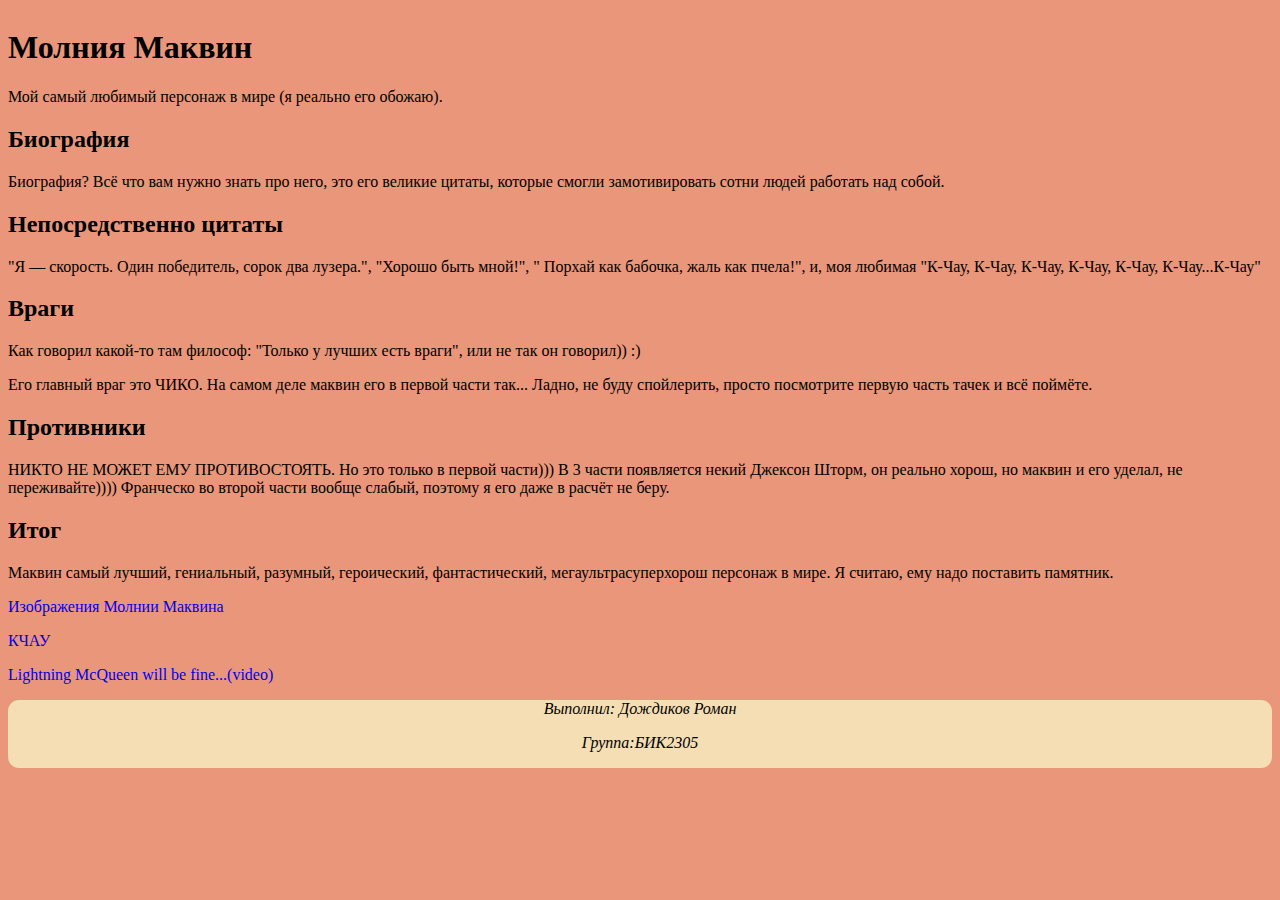
<file: site/index.html>
<!DOCTYPE html>
<html lang="ru">
<head>
    <meta charset="UTF-8">
    <link rel="website icon" href="image/mcqueen.jpg">
    <meta authorname="Дождиков Роман">
    <link rel="stylesheet" href="styles/styles.css">
    <meta name="viewport" content="width=device-width, initial-scale=1.0">
    <title>Я скорость</title>
</head>
<body>
    <div class="characters"><p><h1 class="site_name">Молния Маквин</h1></p>
    <header class="site_header"><p>Мой самый любимый персонаж в мире (я реально его обожаю).</p><h2>Биография</h2><p>Биография? Всё что вам нужно знать про него, это его великие цитаты, которые смогли замотивировать сотни людей работать над собой.
</p><h2>Непосредственно цитаты</h2><p>"Я — скорость. Один победитель, сорок два лузера.", "Хорошо быть мной!", " Порхай как бабочка, жаль как пчела!", и, моя любимая "К-Чау, К-Чау, К-Чау, К-Чау, К-Чау, К-Чау...К-Чау"
</p>
    
    <h2>Враги</h2>
<p>Как говорил какой-то там философ: "Только у лучших есть враги", или не так он говорил)) :)</p>
Его главный враг это ЧИКО. На самом деле маквин его в первой части так... Ладно, не буду спойлерить, просто посмотрите первую часть тачек и всё поймёте.

<h2>Противники</h2>
<p>НИКТО НЕ МОЖЕТ ЕМУ ПРОТИВОСТОЯТЬ. Но это только в первой части))) В 3 части появляется некий Джексон Шторм, он реально хорош, но маквин и его уделал, не переживайте))))
    Франческо во второй части вообще слабый, поэтому я его даже в расчёт не беру.
    <h2>Итог</h2>
<p>Маквин самый лучший, гениальный, разумный, героический, фантастический, мегаультрасуперхорош персонаж в мире. Я считаю, ему надо поставить памятник.</p>
</p>
    <p><a href="images.html"> Изображения Молнии Маквина</a></p>
    <p><a href="voice.html"> КЧАУ</a></p>
    <p><a href="video.html">Lightning McQueen will be fine...(video)</a></p>
    </header>
    <address><footer class="site_footer">Выполнил: Дождиков Роман <p>Группа:БИК2305</p></footer></address>
</div></body>
</htm
</file>
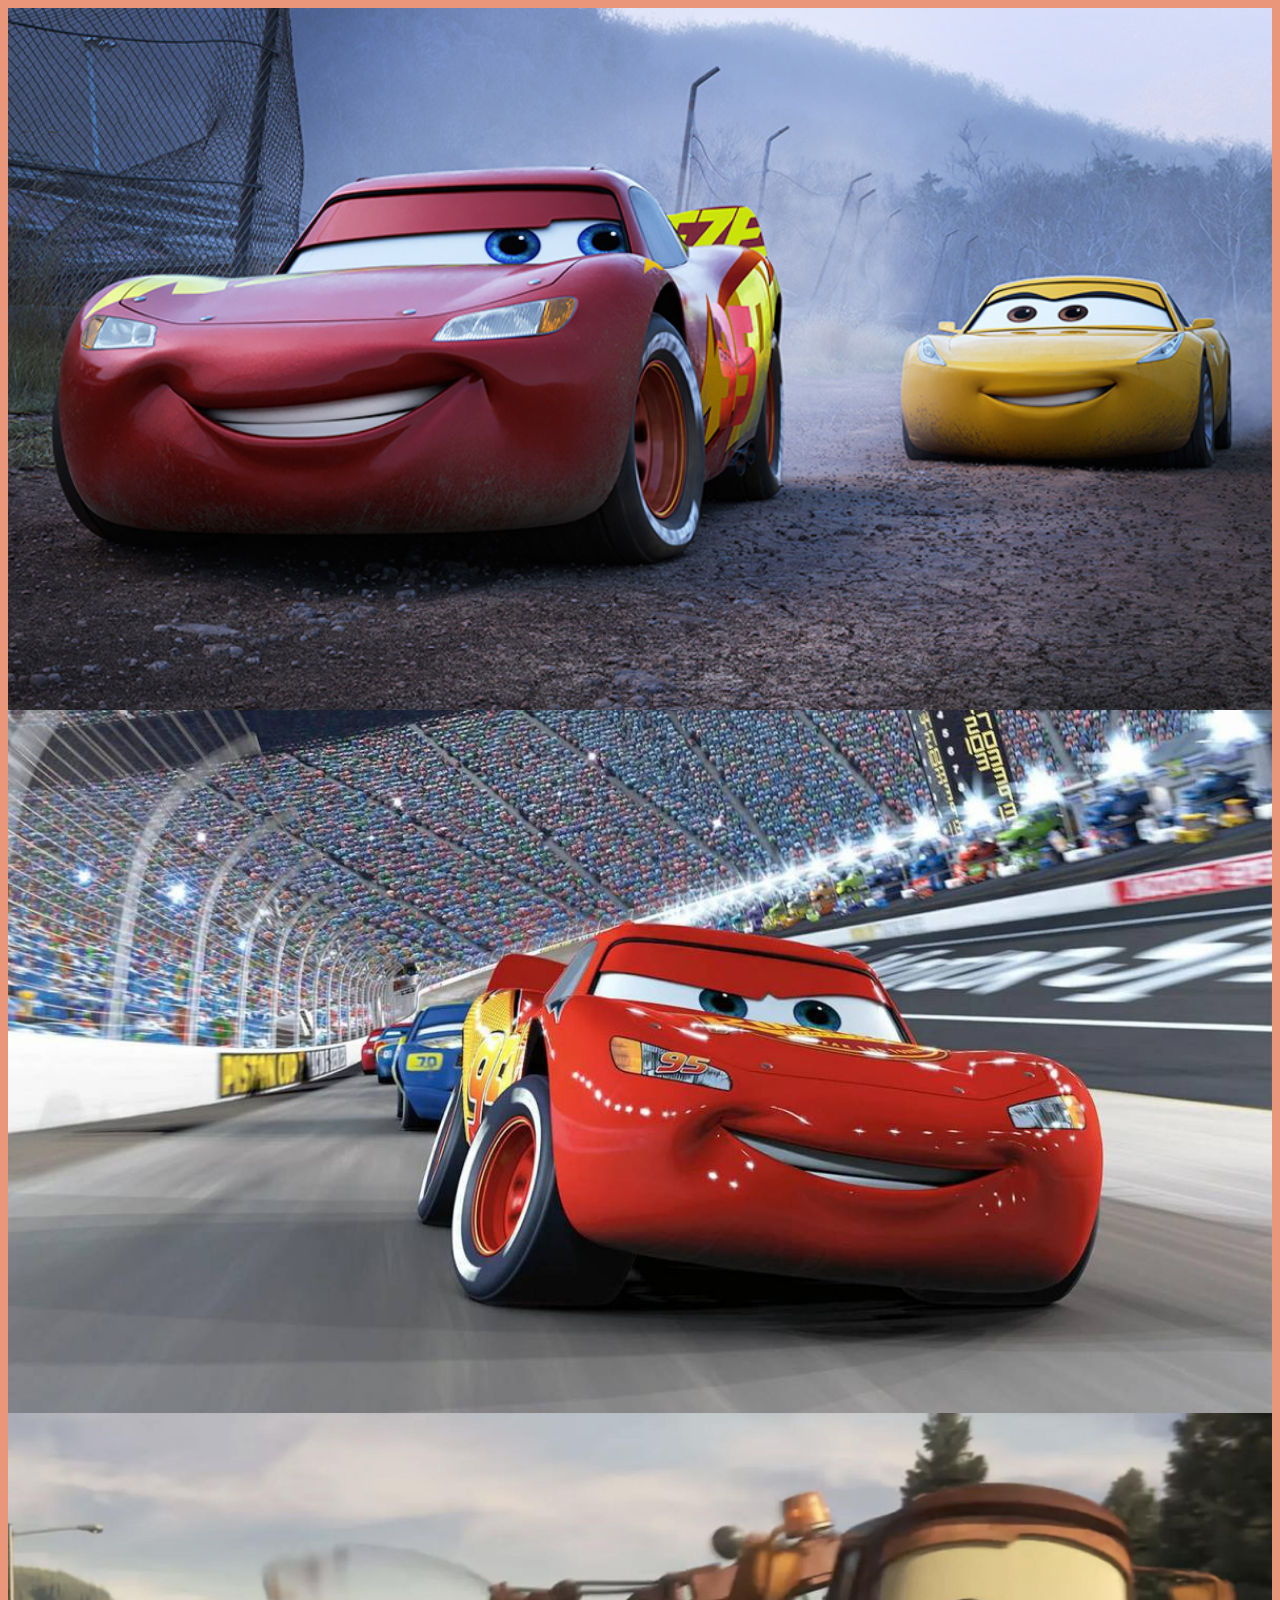
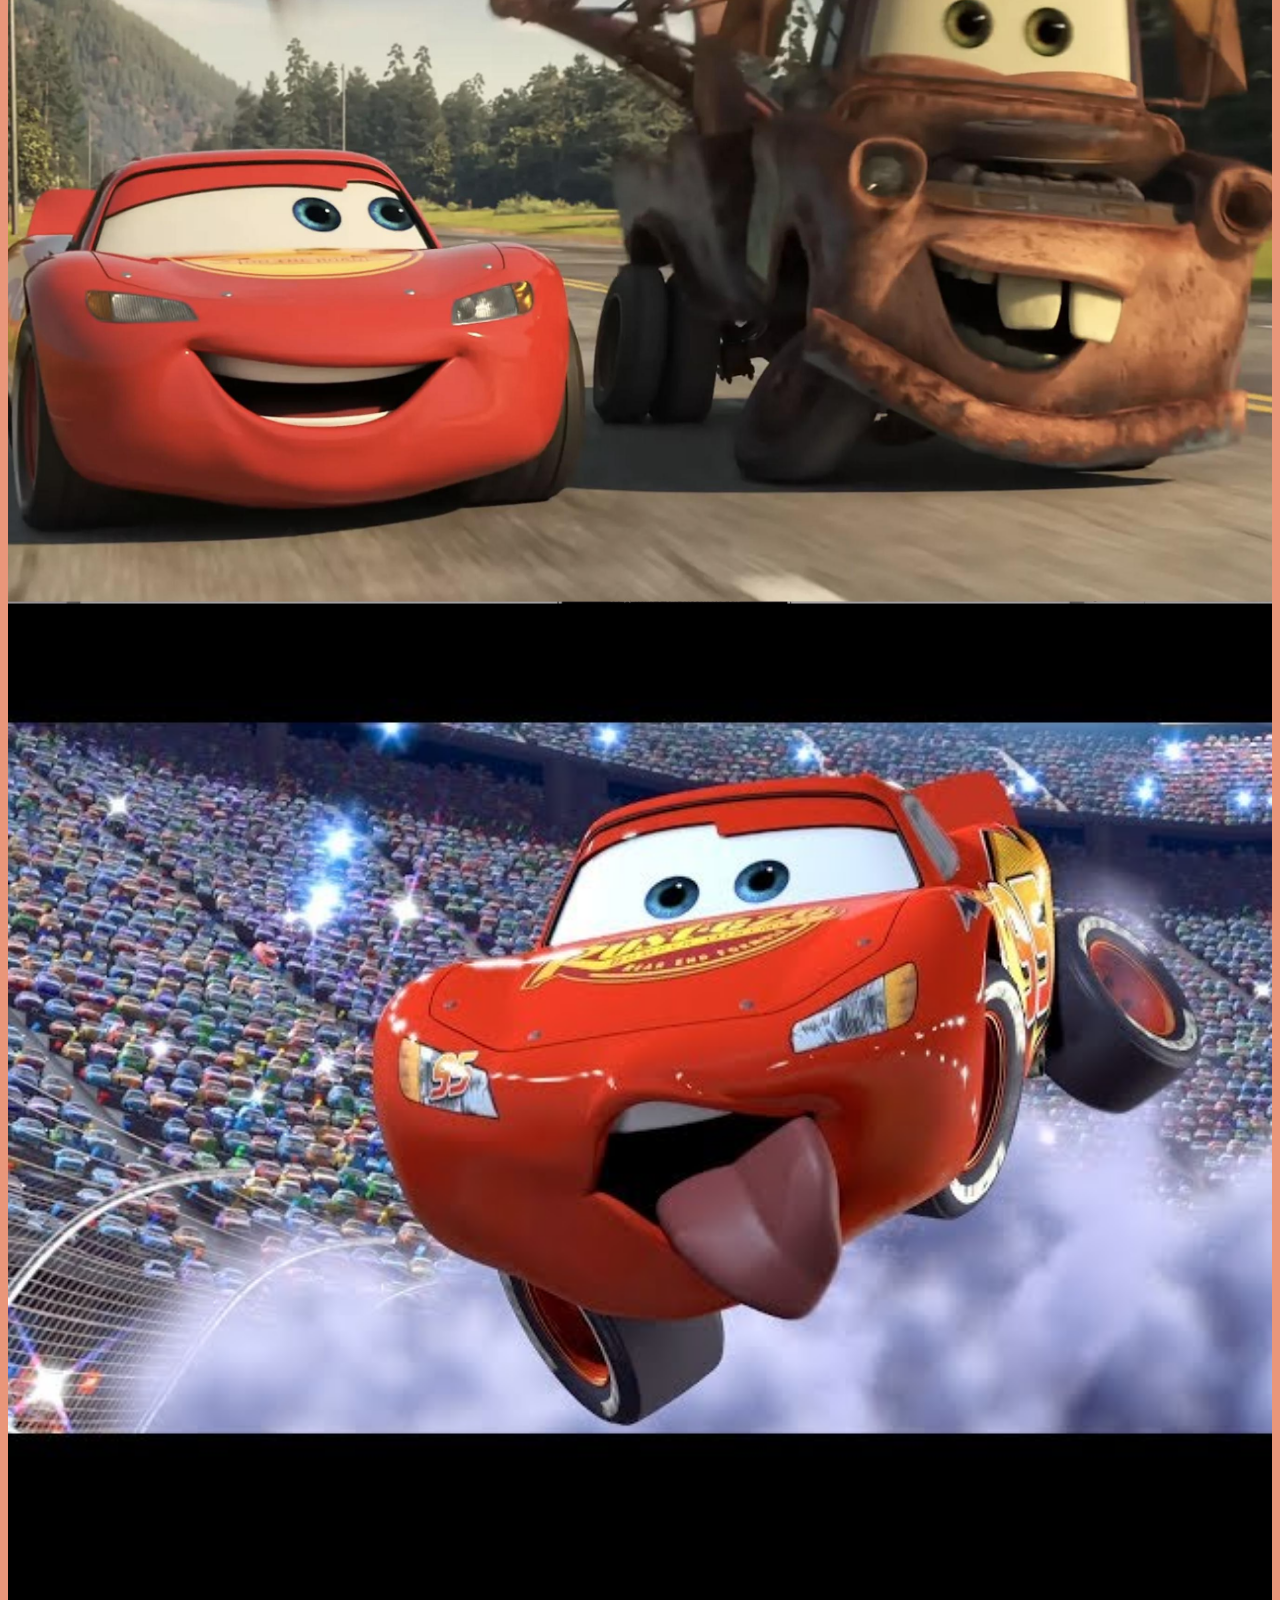
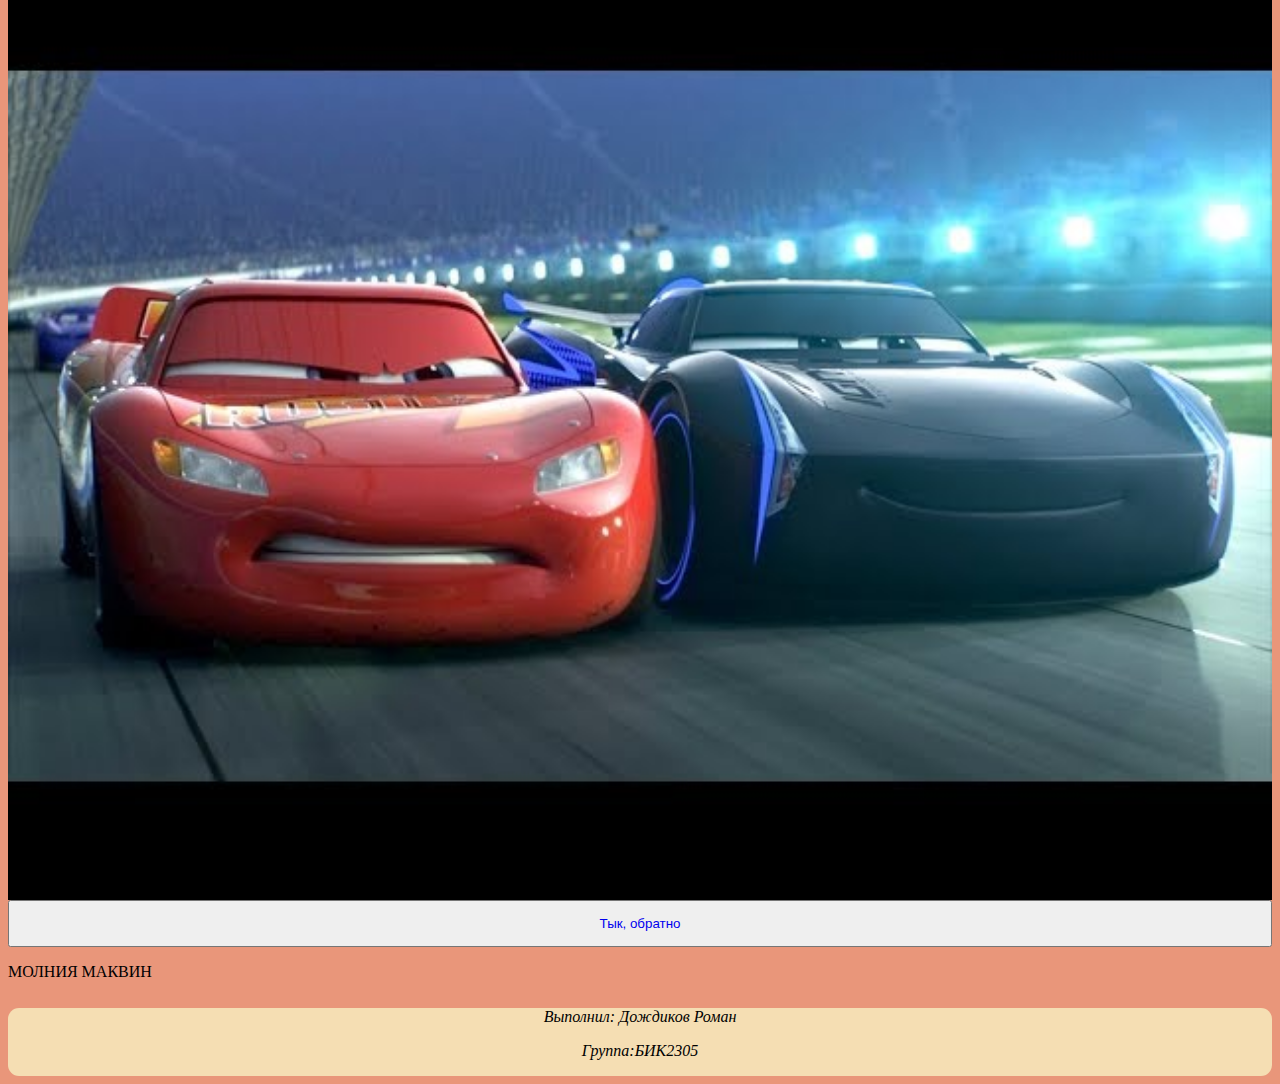
<file: site/images.html>
<!DOCTYPE html>
<html lang="ru">
<head>
    <meta charset="UTF-8">
    <link rel="website icon" href="image/pic1.jpg">
    <meta authorname="Дождиков Роман">
    <link rel="stylesheet" href="styles/styles.css">
    <meta name="viewport" content="width=device-width, initial-scale=1.0">
    <title>Фотокарточки великого гонщика</title>
</head>
<img src="image/65313.jpg" alt="">
<img src="image/520254-tachki-3-molniya-makvin-34.jpg" alt="">
<img src="image/756595222502068.jpg" alt="">
<img src="image/sddefault (1).jpg" alt="">
<img src="image/sddefault.jpg" alt="">
<button class="canon"><p><a href="index.html">Тык, обратно</a></p></button>
<p>МОЛНИЯ МАКВИН</p>
<address><footer class="site_footer">Выполнил: Дождиков Роман <p>Группа:БИК2305</p></footer></address>
</file>
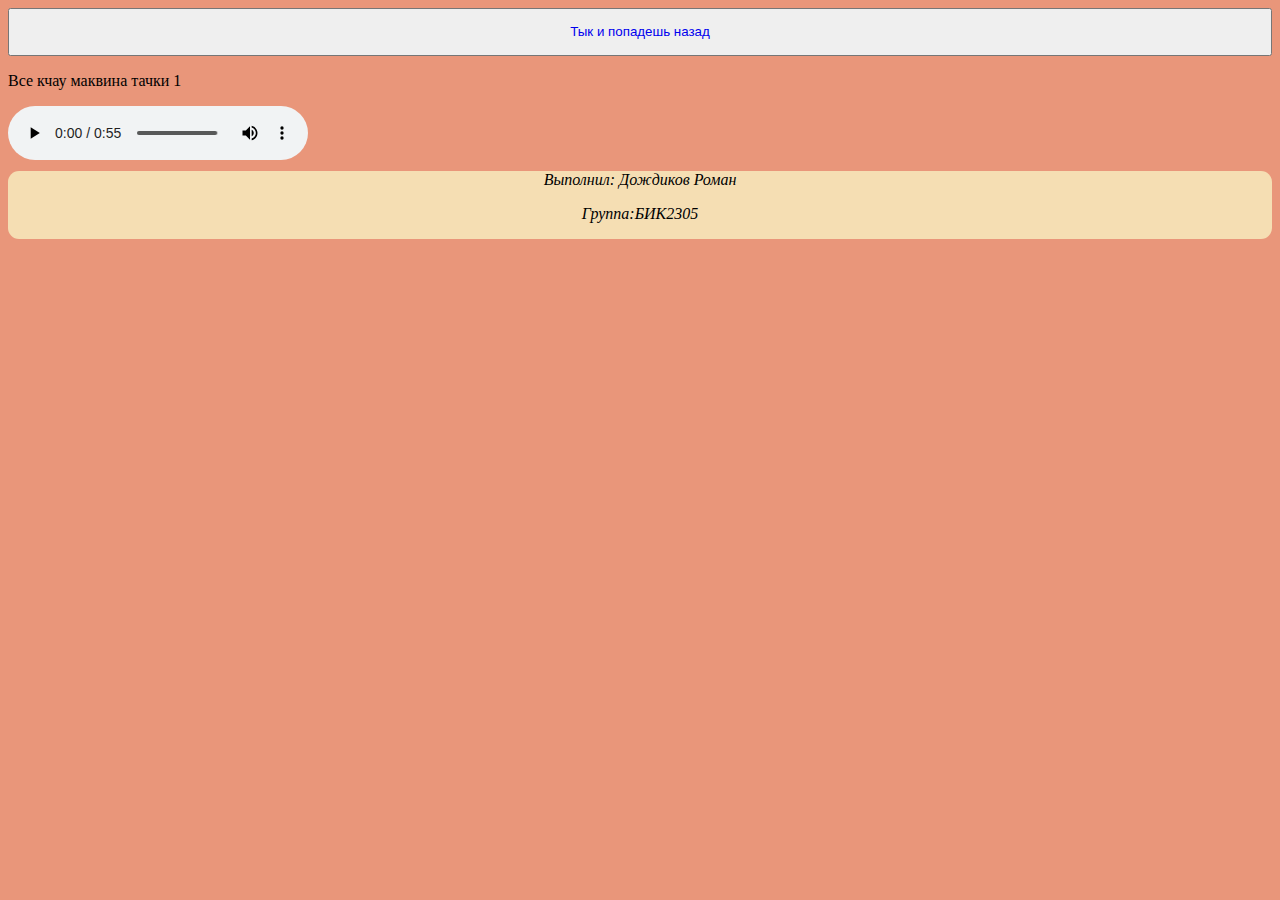
<file: site/voice.html>
<!DOCTYPE html>
<html lang="ru">
<head>
    <meta charset="UTF-8">
    <link rel="website icon" href="image/pic1.jpg">
    <meta authorname="Дождиков Роман">
    <link rel="stylesheet" href="styles/styles.css">
    <meta name="viewport" content="width=device-width, initial-scale=1.0">
    <title>Все кчау Маквина</title>
</head>
<button class="canon"><p><a href="index.html">Тык и попадешь назад</a></p></button><p>Все кчау маквина тачки 1</p>
<audio src="audio/kachooou.mp3" controls></audio>
<address><footer class="site_footer">Выполнил: Дождиков Роман <p>Группа:БИК2305</p></footer></address>
</file>
<file: site/styles/styles.css>
body {
    display: flex;
    flex-direction: column;
    background-color: darksalmon;
  }


a{
    text-decoration: none;
}

a:hover{
    text-decoration: none;
    color: black;
}

nav{
    display: flex;
    flex-direction: column;
    flex-flow: row nowrap;
    justify-content: space-around;
    background-color: wheat;
    border-radius: 11px;
    height: 100%;
}

footer{
  margin-top: 11px;
  background-color: wheat;
  border-radius: 11px;
  display: flex;
  flex-direction: column;
  justify-content: center;
  align-items: center;
}

.divider{
    background-color: wheat;
    border-radius: 11px;
    display: flex;
    margin-top: 11px;
    flex-direction: column;
    flex-flow: row nowrap;
    height: 100%;
}

.content{
    width: 90%;
    display: flex;
    flex-direction: column;
    justify-content: center;
    align-items: center;
}

.sidebar{
  width: 15%;
  display: flex;
  flex-direction: column;
  justify-content: center;
  align-items: center;
}
</file>
